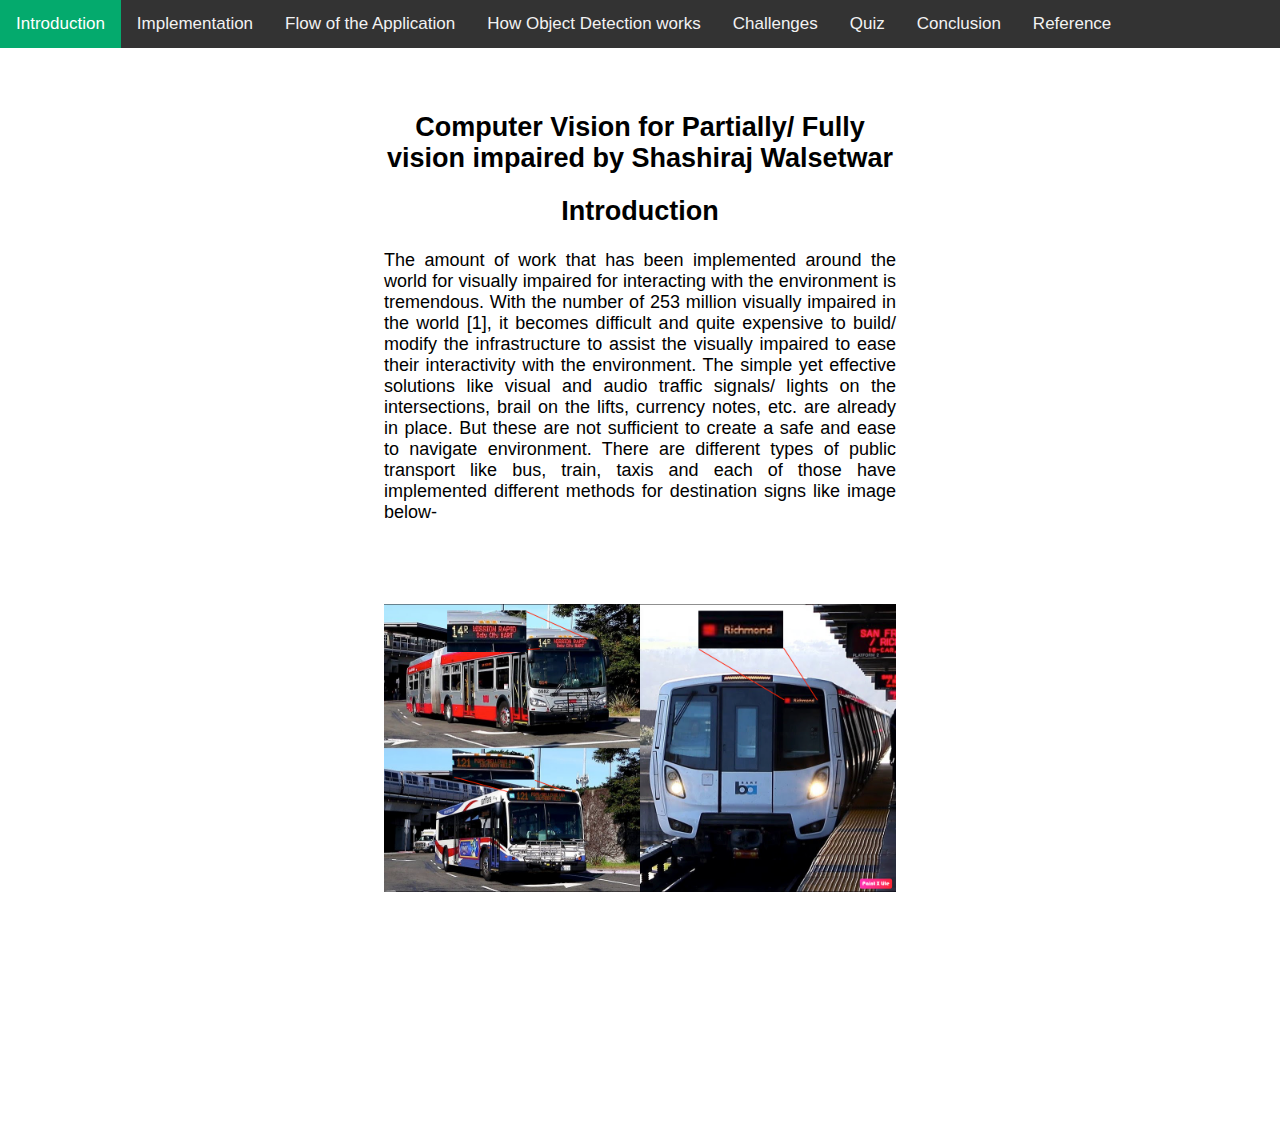
<file: index.html>
<html>
  <head>
    <title> </title>
    <link rel="stylesheet" href="main.css" />
  </head>
  <body>
    <div class="topnav">
      <a class="active" href="index.html">Introduction</a>
      <a href="implementation.html">Implementation</a>
      <a href="flow.html">Flow of the Application</a>
      <a href="detection.html">How Object Detection works</a>
      <a href="challenges.html">Challenges</a>
      <a href="quiz.html">Quiz</a>
      <a href="conclusion.html">Conclusion</a>
      <a href="reference.html">Reference</a>
    </div>
    <div id="main_body">
      <h2 id="heading">
        Computer Vision for Partially/ Fully vision impaired by Shashiraj
        Walsetwar
      </h2>
      <h2 id="heading">Introduction</h2>
      The amount of work that has been implemented around the world for visually
      impaired for interacting with the environment is tremendous. With the
      number of 253 million visually impaired in the world [1], it becomes
      difficult and quite expensive to build/ modify the infrastructure to
      assist the visually impaired to ease their interactivity with the
      environment. The simple yet effective solutions like visual and audio
      traffic signals/ lights on the intersections, brail on the lifts, currency
      notes, etc. are already in place. But these are not sufficient to create a
      safe and ease to navigate environment. There are different types of public
      transport like bus, train, taxis and each of those have implemented
      different methods for destination signs like image below-

      <img
        src="Public Transport1.png"
        alt="Public Transport"
        style="height: 50%; width: 100%; object-fit: contain"
      />
      <br /><br />
    </div>
  </body>
</html>
</file>
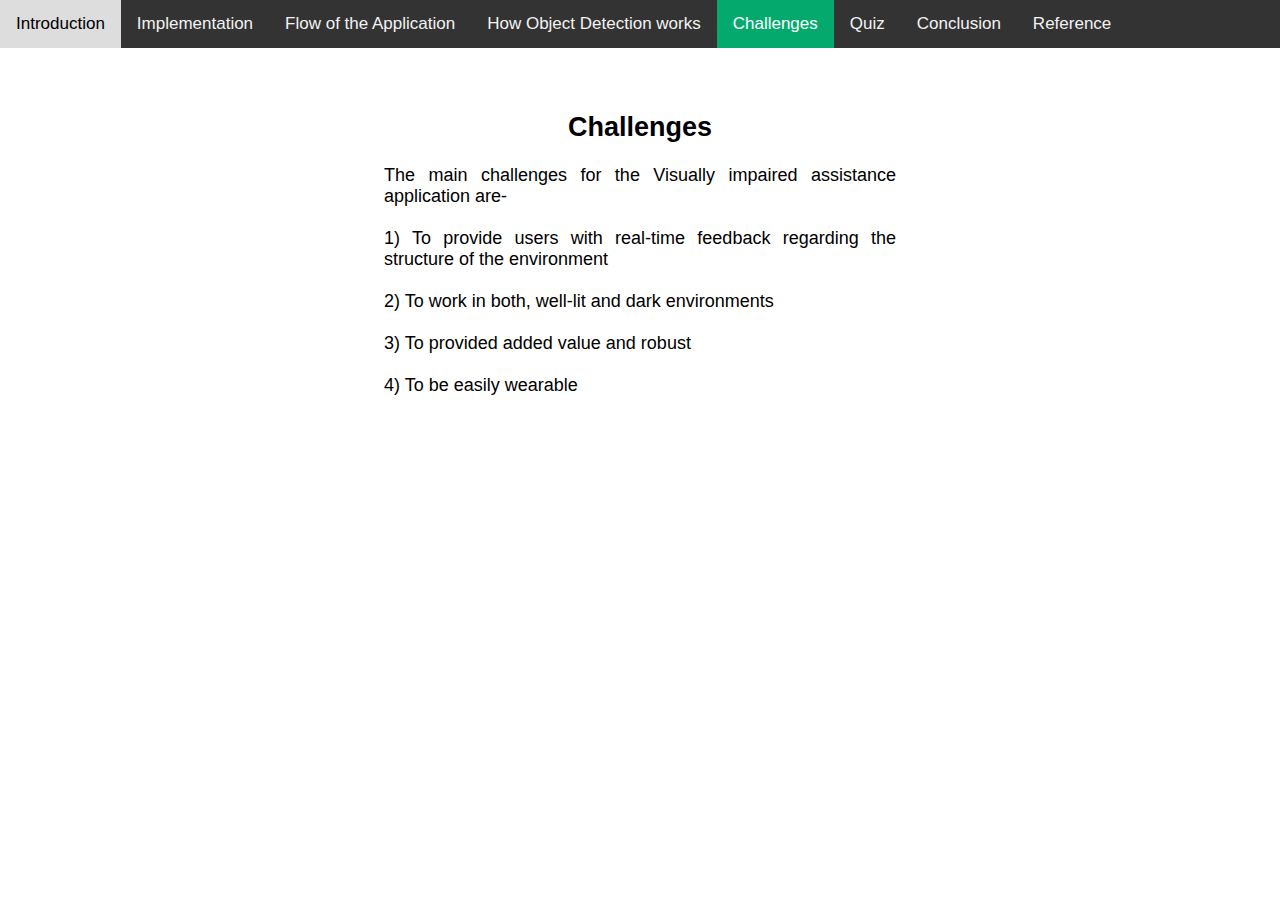
<file: challenges.html>
<html>
  <head>
    <title> </title>
    <link rel="stylesheet" href="main.css" />
  </head>
  <body>
    <div class="topnav">
      <a href="index.html">Introduction</a>
      <a href="implementation.html">Implementation</a>
      <a href="flow.html">Flow of the Application</a>
      <a href="detection.html">How Object Detection works</a>
      <a class="active" href="challenges.html">Challenges</a>
      <a href="quiz.html">Quiz</a>
      <a href="conclusion.html">Conclusion</a>
      <a href="reference.html">Reference</a>
    </div>
    <div id="main_body">
      <h2 id="heading">Challenges</h2>
      The main challenges for the Visually impaired assistance application
      are-<br /><br />
      1) To provide users with real-time feedback regarding the structure of the
      environment<br /><br />
      2) To work in both, well-lit and dark environments<br /><br />
      3) To provided added value and robust <br /><br />4) To be easily wearable
    </div>
  </body>
</html>
</file>
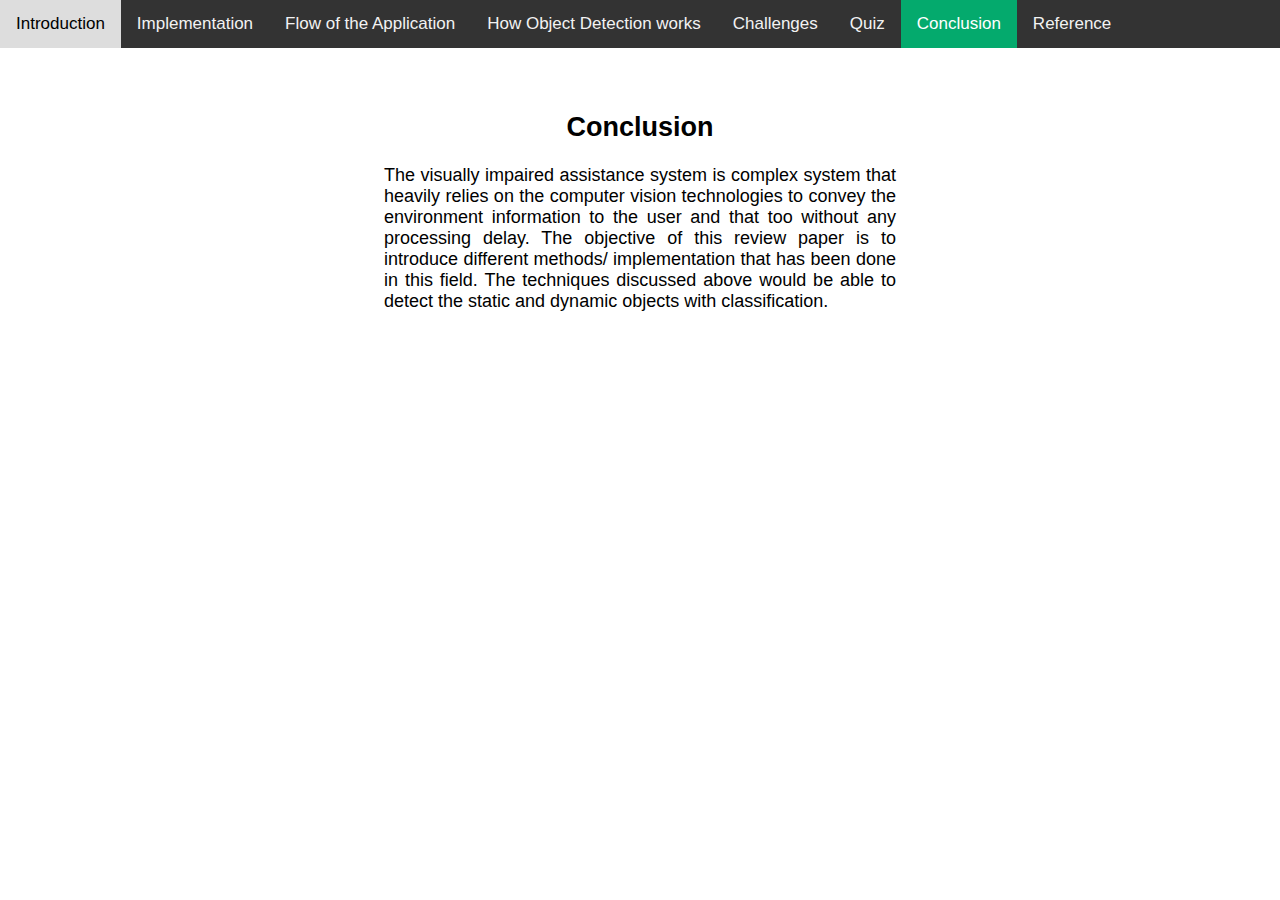
<file: conclusion.html>
<html>
  <head>
    <title> </title>
    <link rel="stylesheet" href="main.css" />
  </head>
  <body>
    <div class="topnav">
      <a href="index.html">Introduction</a>
      <a href="implementation.html">Implementation</a>
      <a href="flow.html">Flow of the Application</a>
      <a href="detection.html">How Object Detection works</a>
      <a href="challenges.html">Challenges</a>
      <a href="quiz.html">Quiz</a>
      <a class="active" href="conclusion.html">Conclusion</a>
      <a href="reference.html">Reference</a>
    </div>
    <div id="main_body">
      <h2 id="heading">Conclusion</h2>
      The visually impaired assistance system is complex system that heavily
      relies on the computer vision technologies to convey the environment
      information to the user and that too without any processing delay. The
      objective of this review paper is to introduce different methods/
      implementation that has been done in this field. The techniques discussed
      above would be able to detect the static and dynamic objects with
      classification.
    </div>
  </body>
</html>
</file>
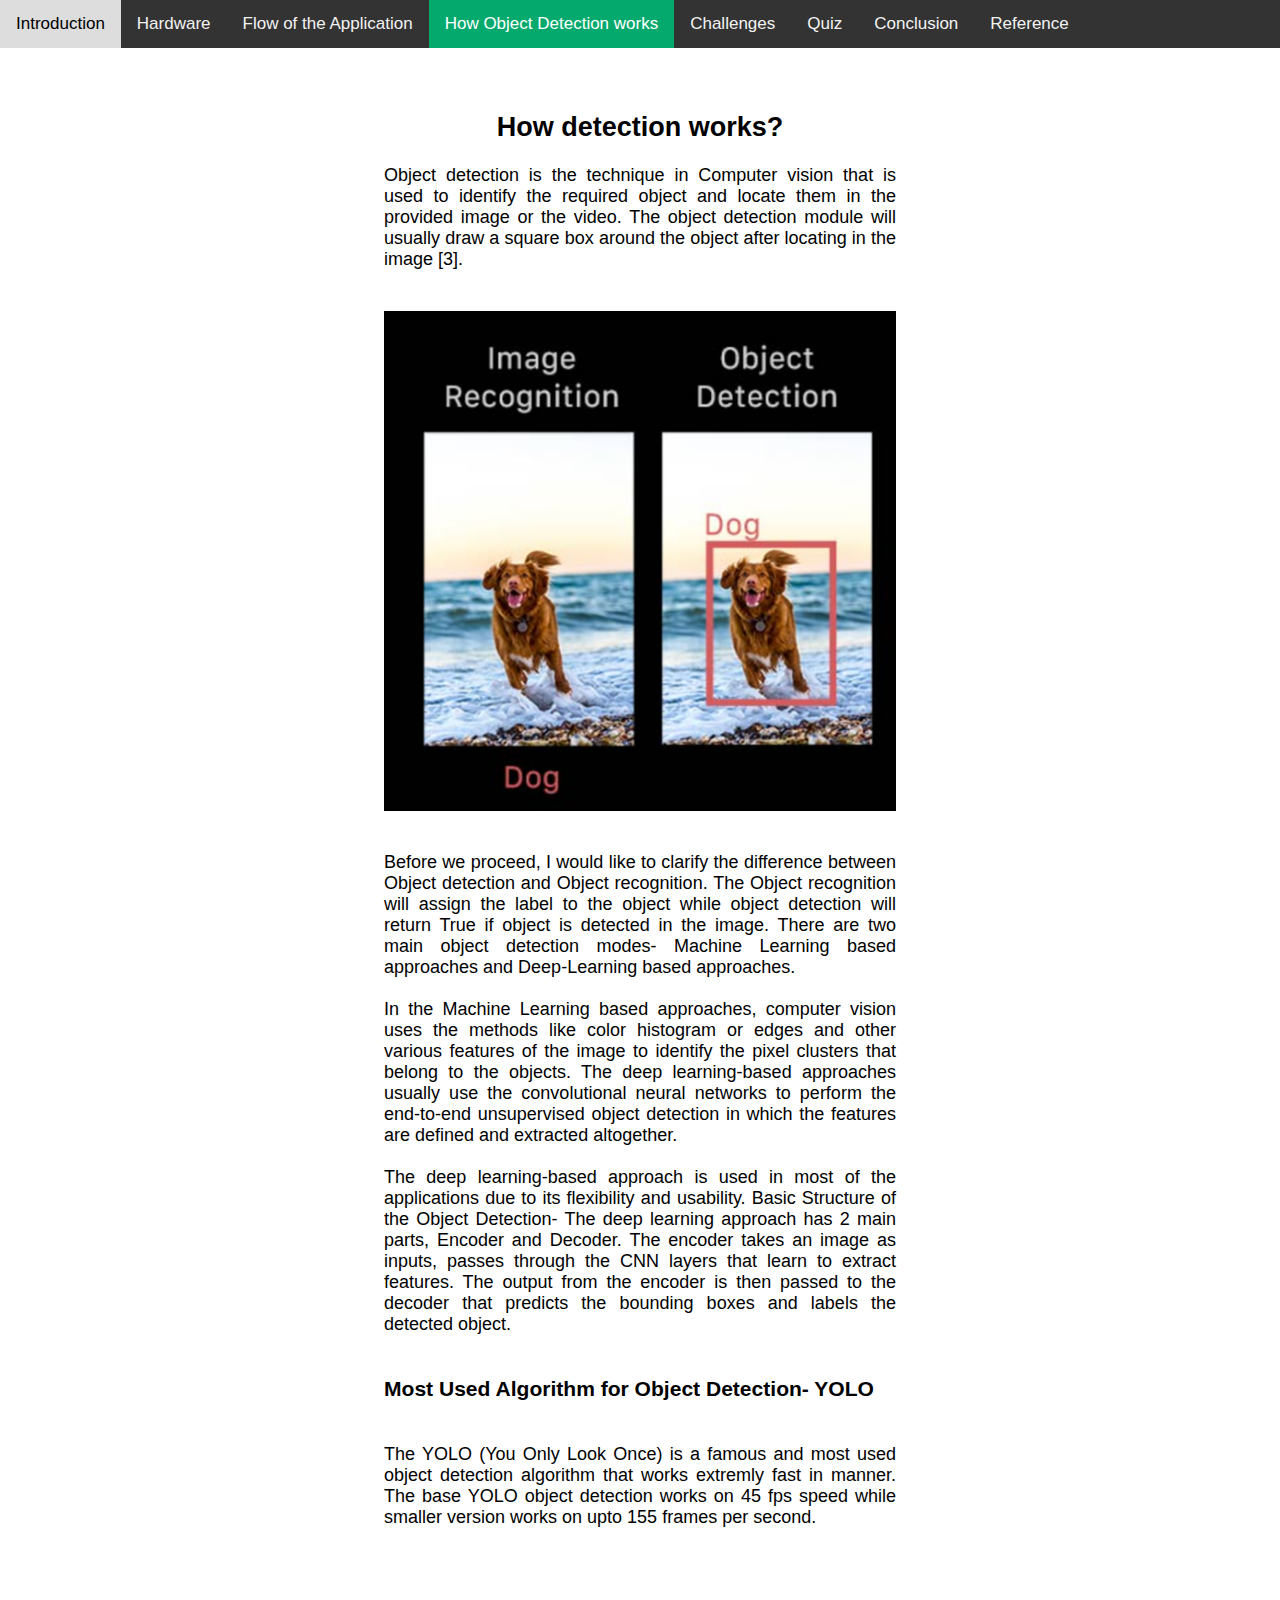
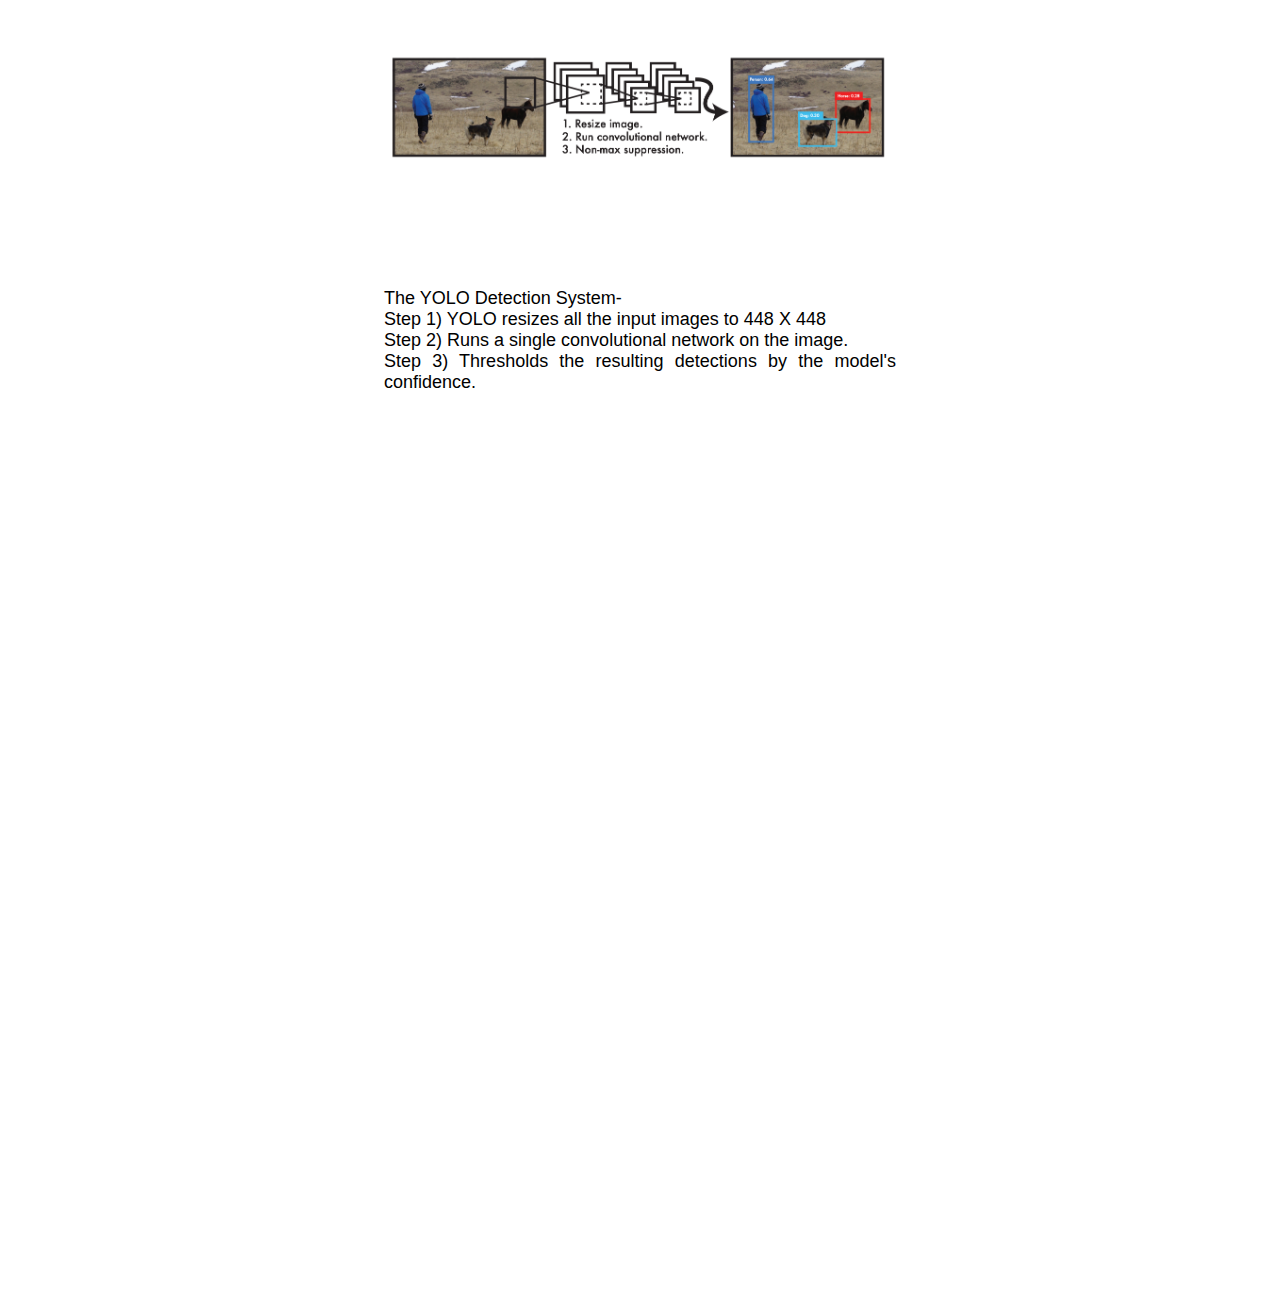
<file: detection.html>
<html>
  <head>
    <title> </title>
    <link rel="stylesheet" href="main.css" />
  </head>
  <body>
    <div class="topnav">
      <a href="index.html">Introduction</a>
      <a href="implementation.html">Hardware</a>
      <a href="flow.html">Flow of the Application</a>
      <a class="active" href="detection.html">How Object Detection works</a>
      <a href="challenges.html">Challenges</a>
      <a href="quiz.html">Quiz</a>
      <a href="conclusion.html">Conclusion</a>
      <a href="reference.html">Reference</a>
    </div>
    <div id="main_body">
      <h2 id="heading">How detection works?</h2>
      Object detection is the technique in Computer vision that is used to
      identify the required object and locate them in the provided image or the
      video. The object detection module will usually draw a square box around
      the object after locating in the image [3]. <br /><br />
      <img
        src="dog.png"
        alt="Public Transport"
        style="height: 60%; width: 100%; object-fit: contain"
      />
      <br /><br />
      Before we proceed, I would like to clarify the difference between Object
      detection and Object recognition. The Object recognition will assign the
      label to the object while object detection will return True if object is
      detected in the image. There are two main object detection modes- Machine
      Learning based approaches and Deep-Learning based approaches.
      <br /><br />In the Machine Learning based approaches, computer vision uses
      the methods like color histogram or edges and other various features of
      the image to identify the pixel clusters that belong to the objects. The
      deep learning-based approaches usually use the convolutional neural
      networks to perform the end-to-end unsupervised object detection in which
      the features are defined and extracted altogether. <br /><br />The deep
      learning-based approach is used in most of the applications due to its
      flexibility and usability. Basic Structure of the Object Detection- The
      deep learning approach has 2 main parts, Encoder and Decoder. The encoder
      takes an image as inputs, passes through the CNN layers that learn to
      extract features. The output from the encoder is then passed to the
      decoder that predicts the bounding boxes and labels the detected
      object.<br /><br />

      <h3>Most Used Algorithm for Object Detection- YOLO</h3>
      <br />
      The YOLO (You Only Look Once) is a famous and most used object detection
      algorithm that works extremly fast in manner. The base YOLO object
      detection works on 45 fps speed while smaller version works on upto 155
      frames per second.

      <br />
      <img
        src="YOLO.png"
        alt="Public Transport"
        style="height: 40%; width: 100%; object-fit: contain"
      />

      <br />

      The YOLO Detection System- <br />
      Step 1) YOLO resizes all the input images to 448 X 448<br />
      Step 2) Runs a single convolutional network on the image.<br />
      Step 3) Thresholds the resulting detections by the model's confidence.<br />

      <iframe
        width="950"
        height="534"
        src="https://www.youtube.com/embed/z9mvfjwSE38"
        title="L23/1 Encoder-Decoder"
        frameborder="0"
        allow="accelerometer; autoplay; clipboard-write; encrypted-media; gyroscope; picture-in-picture"
        allowfullscreen
        style="height: 100%; width: 100%; object-fit: contain"
      ></iframe>
    </div>
  </body>
</html>
</file>
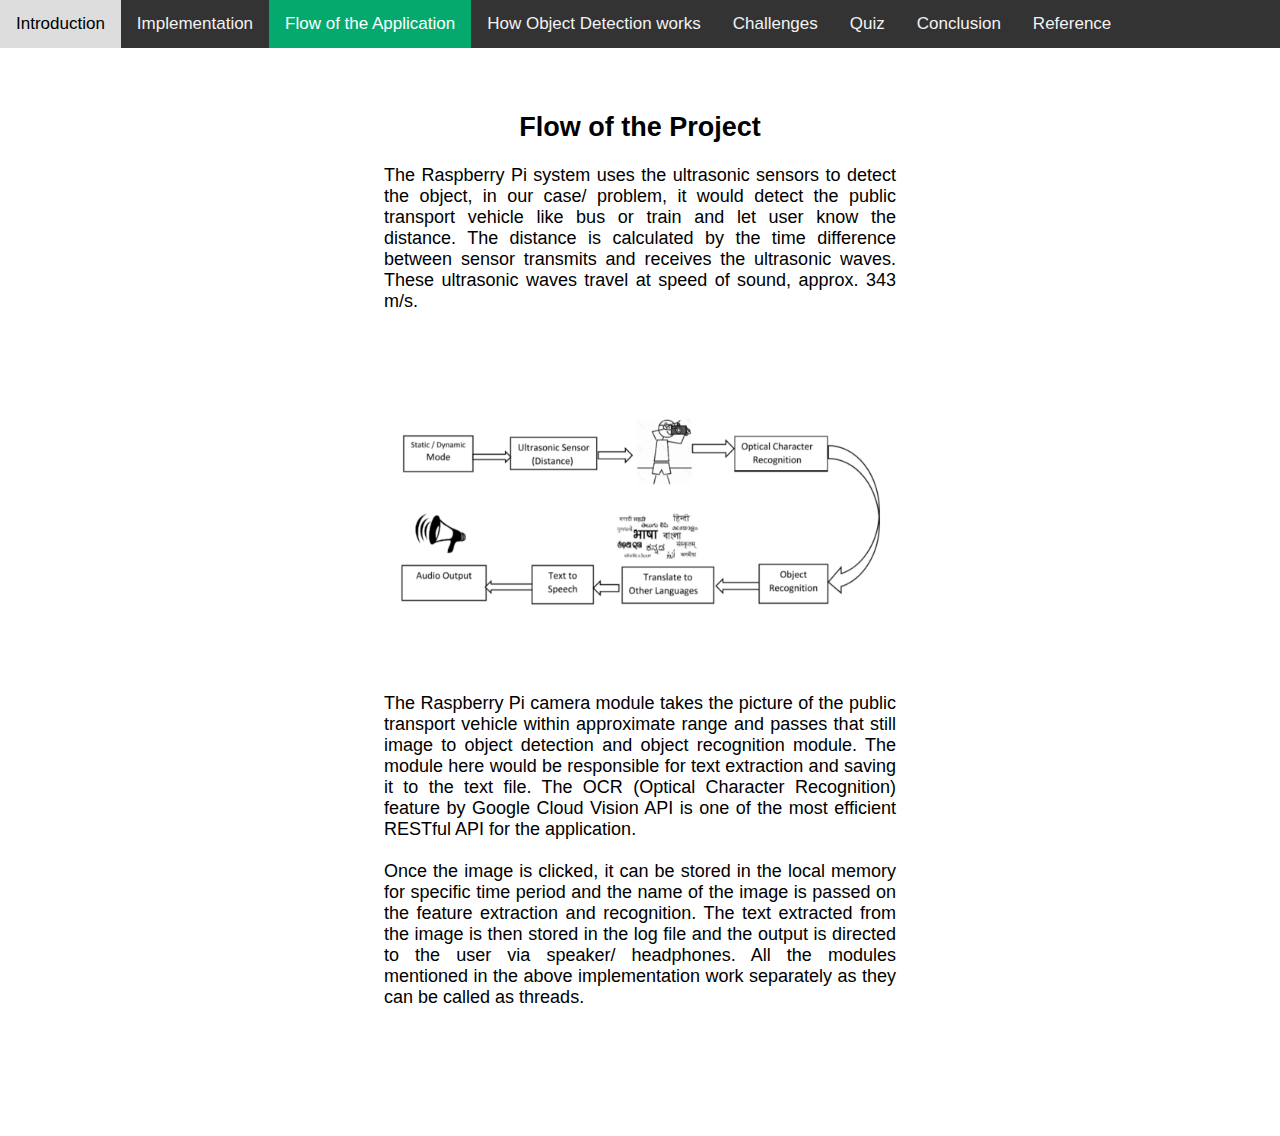
<file: flow.html>
<html>
  <head>
    <title> </title>
    <link rel="stylesheet" href="main.css" />
  </head>
  <body>
    <div class="topnav">
      <a href="index.html">Introduction</a>
      <a href="implementation.html">Implementation</a>
      <a class="active" href="flow.html">Flow of the Application</a>
      <a href="detection.html">How Object Detection works</a>
      <a href="challenges.html">Challenges</a>
      <a href="quiz.html">Quiz</a>
      <a href="conclusion.html">Conclusion</a>
      <a href="reference.html">Reference</a>
    </div>
    <div id="main_body">
      <h2 id="heading">Flow of the Project</h2>
      The Raspberry Pi system uses the ultrasonic sensors to detect the object,
      in our case/ problem, it would detect the public transport vehicle like
      bus or train and let user know the distance. The distance is calculated by
      the time difference between sensor transmits and receives the ultrasonic
      waves. These ultrasonic waves travel at speed of sound, approx. 343
      m/s.<br /><br />

      <img
        src="flow.png"
        alt="Public Transport"
        style="height: 40%; width: 100%; object-fit: contain"
      />

      The Raspberry Pi camera module takes the picture of the public transport
      vehicle within approximate range and passes that still image to object
      detection and object recognition module. The module here would be
      responsible for text extraction and saving it to the text file. The OCR
      (Optical Character Recognition) feature by Google Cloud Vision API is one
      of the most efficient RESTful API for the application. <br /><br />Once
      the image is clicked, it can be stored in the local memory for specific
      time period and the name of the image is passed on the feature extraction
      and recognition. The text extracted from the image is then stored in the
      log file and the output is directed to the user via speaker/ headphones.
      All the modules mentioned in the above implementation work separately as
      they can be called as threads.
    </div>
  </body>
</html>
</file>
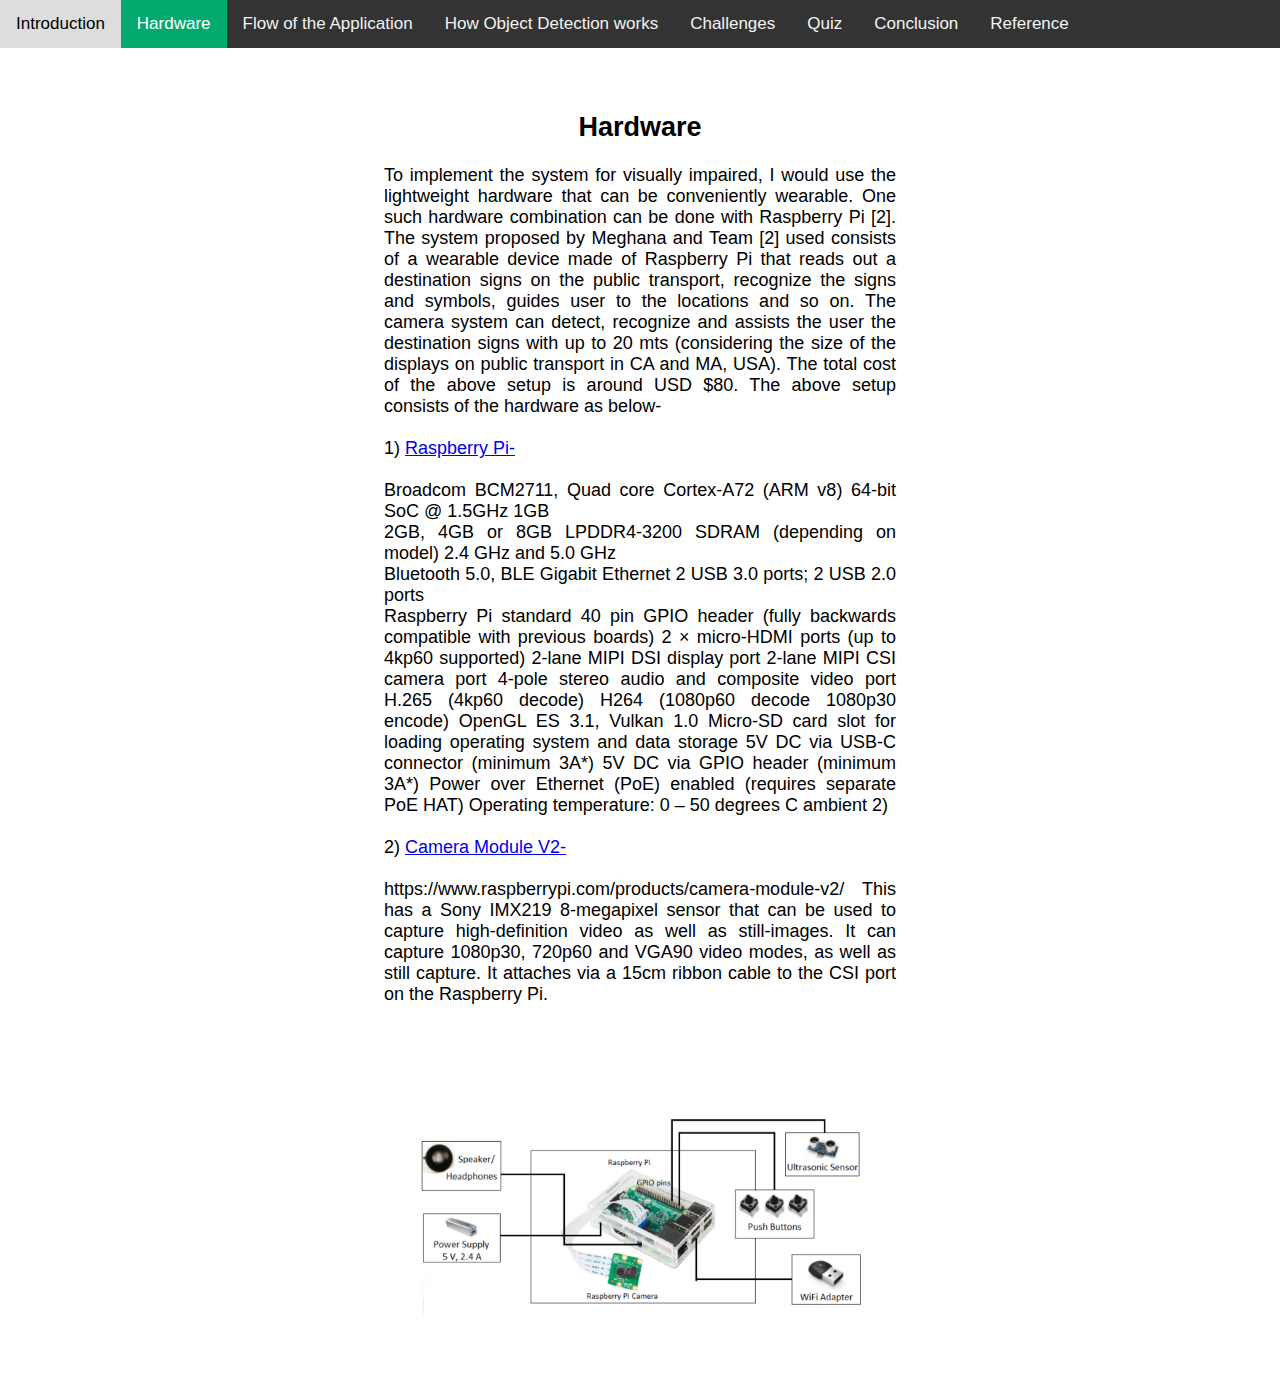
<file: implementation.html>
<html>
  <head>
    <title> </title>
    <link rel="stylesheet" href="main.css" />
  </head>
  <body>
    <div class="topnav">
      <a href="index.html">Introduction</a>
      <a class="active" href="implementation.html">Hardware</a>
      <a href="flow.html">Flow of the Application</a>
      <a href="detection.html">How Object Detection works</a>
      <a href="challenges.html">Challenges</a>
      <a href="quiz.html">Quiz</a>
      <a href="conclusion.html">Conclusion</a>
      <a href="reference.html">Reference</a>
    </div>
    <div id="main_body">
      <h2 id="heading">Hardware</h2>
      To implement the system for visually impaired, I would use the lightweight
      hardware that can be conveniently wearable. One such hardware combination
      can be done with Raspberry Pi [2]. The system proposed by Meghana and Team
      [2] used consists of a wearable device made of Raspberry Pi that reads out
      a destination signs on the public transport, recognize the signs and
      symbols, guides user to the locations and so on. The camera system can
      detect, recognize and assists the user the destination signs with up to 20
      mts (considering the size of the displays on public transport in CA and
      MA, USA). The total cost of the above setup is around USD $80. The above
      setup consists of the hardware as below-<br />
      <br />1)
      <a href="https://www.raspberrypi.com/products/raspberry-pi-4-model-b/"
        >Raspberry Pi-</a
      ><br /><br />
      Broadcom BCM2711, Quad core Cortex-A72 (ARM v8) 64-bit SoC @ 1.5GHz 1GB<br />
      2GB, 4GB or 8GB LPDDR4-3200 SDRAM (depending on model) 2.4 GHz and 5.0 GHz
      <br />Bluetooth 5.0, BLE Gigabit Ethernet 2 USB 3.0 ports; 2 USB 2.0
      ports<br />
      Raspberry Pi standard 40 pin GPIO header (fully backwards compatible with
      previous boards) 2 × micro-HDMI ports (up to 4kp60 supported) 2-lane MIPI
      DSI display port 2-lane MIPI CSI camera port 4-pole stereo audio and
      composite video port H.265 (4kp60 decode) H264 (1080p60 decode 1080p30
      encode) OpenGL ES 3.1, Vulkan 1.0 Micro-SD card slot for loading operating
      system and data storage 5V DC via USB-C connector (minimum 3A*) 5V DC via
      GPIO header (minimum 3A*) Power over Ethernet (PoE) enabled (requires
      separate PoE HAT) Operating temperature: 0 – 50 degrees C ambient 2)<br /><br />
      2)
      <a href="https://www.raspberrypi.com/products/camera-module-v2/"
        >Camera Module V2-</a
      ><br />
      <br />
      https://www.raspberrypi.com/products/camera-module-v2/ This has a Sony
      IMX219 8-megapixel sensor that can be used to capture high-definition
      video as well as still-images. It can capture 1080p30, 720p60 and VGA90
      video modes, as well as still capture. It attaches via a 15cm ribbon cable
      to the CSI port on the Raspberry Pi.<br />
      <br />
      <img
        src="Raspberry Pi Setup.png"
        alt="Public Transport"
        style="height: 40%; width: 100%; object-fit: contain"
      />
    </div>
  </body>
</html>
</file>
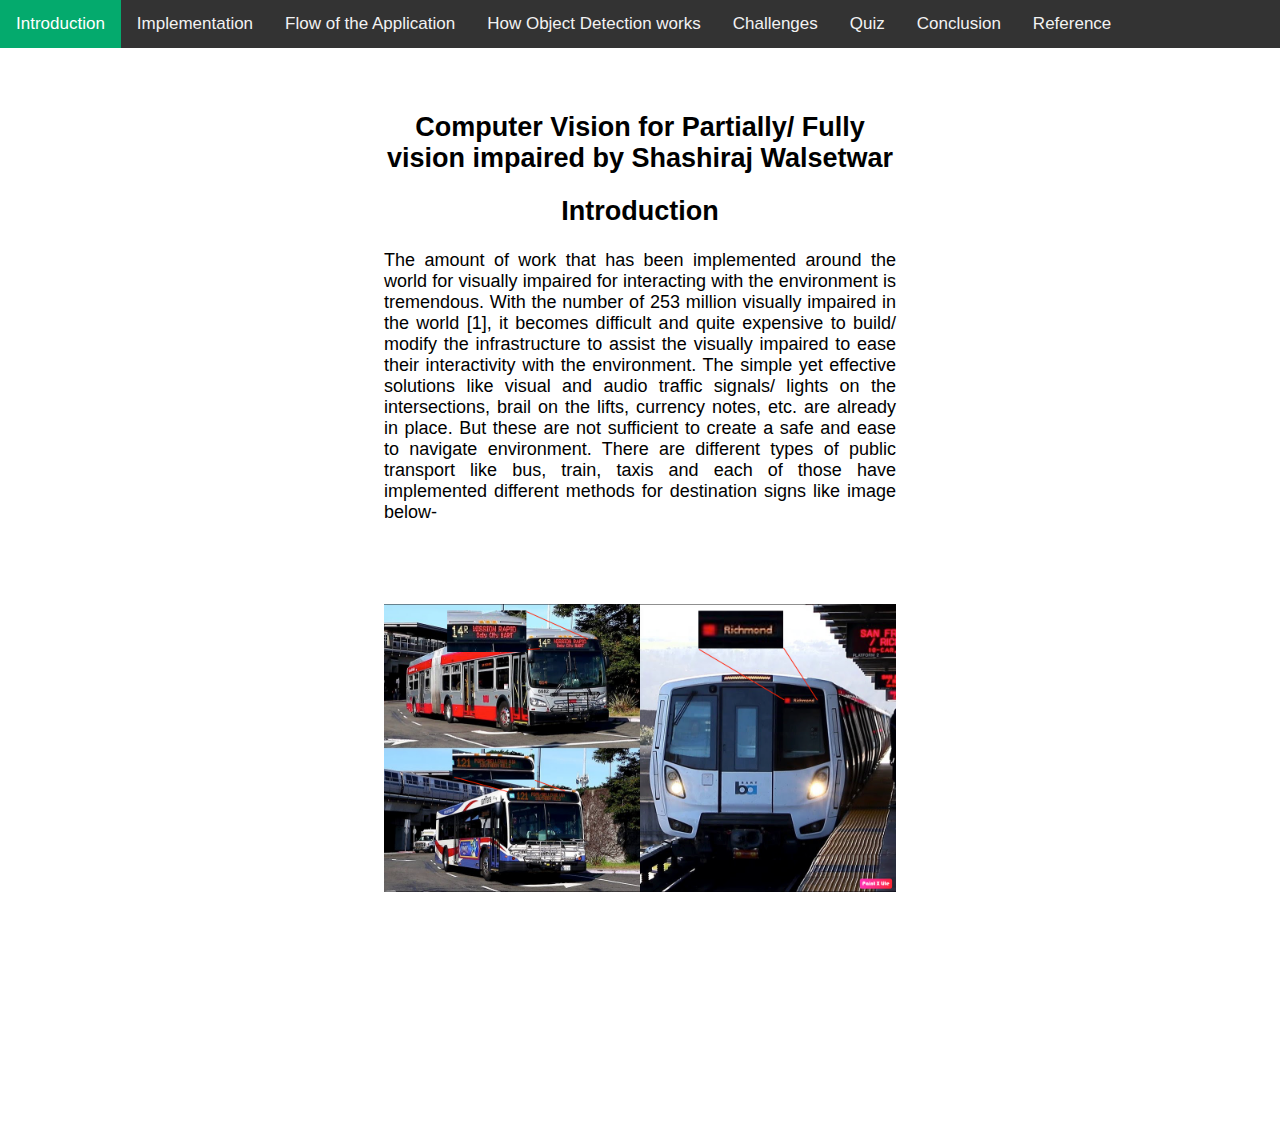
<file: main.html>
<html>
  <head>
    <title> </title>
    <link rel="stylesheet" href="main.css" />
  </head>
  <body>
    <div class="topnav">
      <a class="active" href="main.html">Introduction</a>
      <a href="implementation.html">Implementation</a>
      <a href="flow.html">Flow of the Application</a>
      <a href="detection.html">How Object Detection works</a>
      <a href="challenges.html">Challenges</a>
      <a href="quiz.html">Quiz</a>
      <a href="conclusion.html">Conclusion</a>
      <a href="reference.html">Reference</a>
    </div>
    <div id="main_body">
      <h2 id="heading">
        Computer Vision for Partially/ Fully vision impaired by Shashiraj
        Walsetwar
      </h2>
      <h2 id="heading">Introduction</h2>
      The amount of work that has been implemented around the world for visually
      impaired for interacting with the environment is tremendous. With the
      number of 253 million visually impaired in the world [1], it becomes
      difficult and quite expensive to build/ modify the infrastructure to
      assist the visually impaired to ease their interactivity with the
      environment. The simple yet effective solutions like visual and audio
      traffic signals/ lights on the intersections, brail on the lifts, currency
      notes, etc. are already in place. But these are not sufficient to create a
      safe and ease to navigate environment. There are different types of public
      transport like bus, train, taxis and each of those have implemented
      different methods for destination signs like image below-

      <img
        src="Public Transport1.png"
        alt="Public Transport"
        style="height: 50%; width: 100%; object-fit: contain"
      />
      <br /><br />
    </div>
  </body>
</html>
</file>
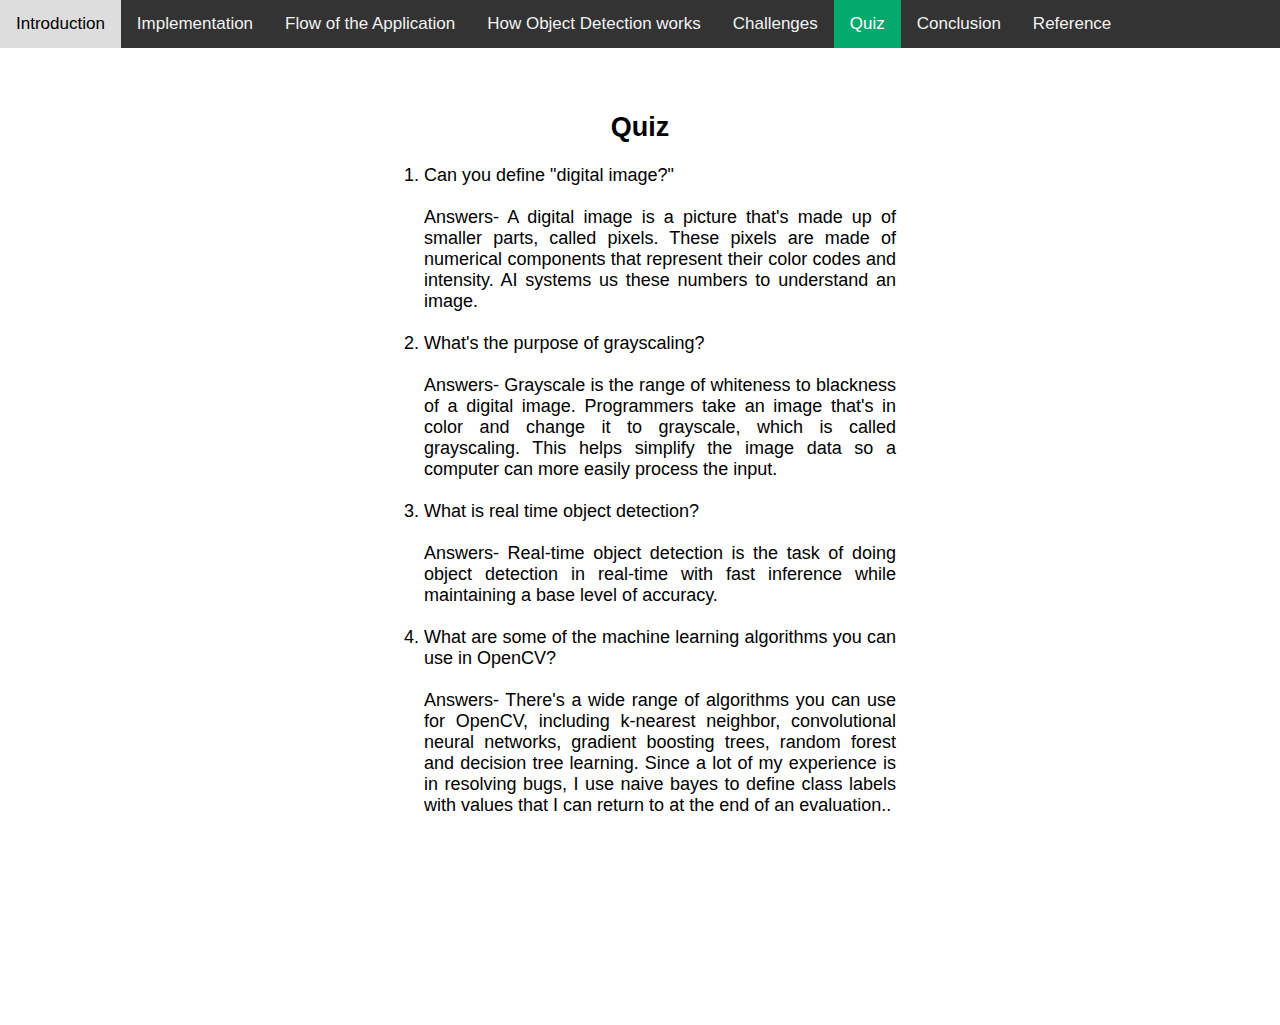
<file: quiz.html>
<html>
  <head>
    <title> </title>
    <link rel="stylesheet" href="main.css" />
  </head>
  <body>
    <div class="topnav">
      <a href="index.html">Introduction</a>
      <a href="implementation.html">Implementation</a>
      <a href="flow.html">Flow of the Application</a>
      <a href="detection.html">How Object Detection works</a>
      <a href="challenges.html">Challenges</a>
      <a class="active" href="quiz.html">Quiz</a>
      <a href="conclusion.html">Conclusion</a>
      <a href="reference.html">Reference</a>
    </div>
    <div id="main_body">
      <h2 id="heading">Quiz</h2>
      <ol>
        <li>Can you define "digital image?"</li>
        <br />Answers- A digital image is a picture that's made up of smaller
        parts, called pixels. These pixels are made of numerical components that
        represent their color codes and intensity. AI systems us these numbers
        to understand an image.<br /><br />

        <li>What's the purpose of grayscaling?</li>
        <br />Answers- Grayscale is the range of whiteness to blackness of a
        digital image. Programmers take an image that's in color and change it
        to grayscale, which is called grayscaling. This helps simplify the image
        data so a computer can more easily process the input.<br /><br />

        <li>What is real time object detection?</li>
        <br />Answers- Real-time object detection is the task of doing object
        detection in real-time with fast inference while maintaining a base
        level of accuracy.<br /><br />

        <li>
          What are some of the machine learning algorithms you can use in
          OpenCV?
        </li>
        <br />Answers- There's a wide range of algorithms you can use for
        OpenCV, including k-nearest neighbor, convolutional neural networks,
        gradient boosting trees, random forest and decision tree learning. Since
        a lot of my experience is in resolving bugs, I use naive bayes to define
        class labels with values that I can return to at the end of an
        evaluation..<br /><br />
      </ol>

      <br /><br />
    </div>
  </body>
</html>
</file>
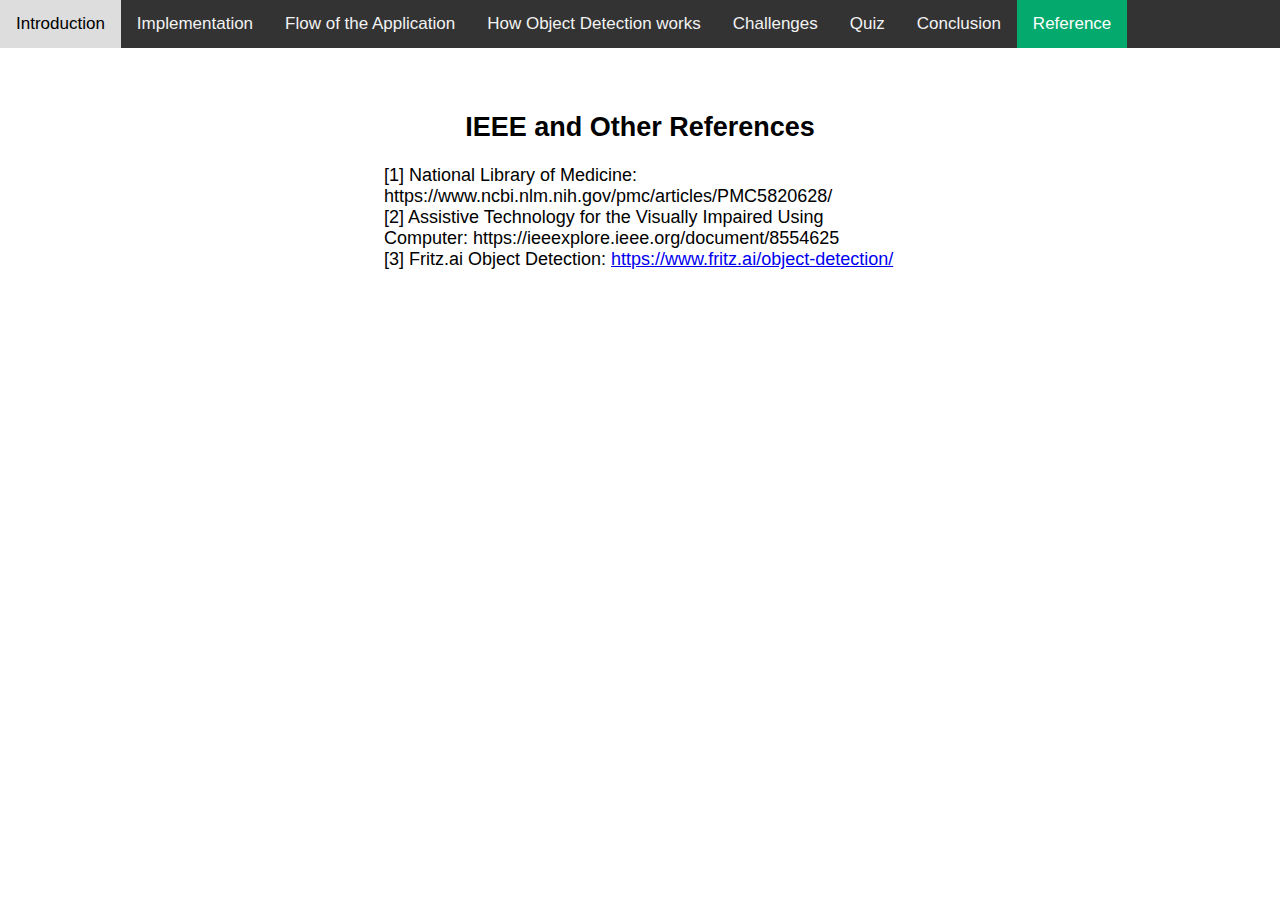
<file: reference.html>
<html>
  <head>
    <title> </title>
    <link rel="stylesheet" href="main.css" />
  </head>
  <body>
    <div class="topnav">
      <a href="index.html">Introduction</a>
      <a href="implementation.html">Implementation</a>
      <a href="flow.html">Flow of the Application</a>
      <a href="detection.html">How Object Detection works</a>
      <a href="challenges.html">Challenges</a>
      <a href="quiz.html">Quiz</a>
      <a href="conclusion.html">Conclusion</a>
      <a class="active" href="reference.html">Reference</a>
    </div>
    <div id="main_body1">
      <h2 id="heading">IEEE and Other References</h2>
      [1] National Library of Medicine:
      https://www.ncbi.nlm.nih.gov/pmc/articles/PMC5820628/ <br />[2] Assistive
      Technology for the Visually Impaired Using Computer:
      https://ieeexplore.ieee.org/document/8554625 <br />[3] Fritz.ai Object
      Detection:
      <a
        href="
      https://www.fritz.ai/object-detection/#:~:text=Object%20detection%20is%20a%20computer%20vision%20technique%20that%20works%20to,move%20through)%20a%20given%20scene."
        >https://www.fritz.ai/object-detection/</a
      >
    </div>
  </body>
</html>
</file>
<file: main.css>
body {
  margin: 0;
  font-family: Arial, Helvetica, sans-serif;
}

.topnav {
  overflow: hidden;
  background-color: #333;
}

.topnav a {
  float: left;
  color: #f2f2f2;
  text-align: center;
  padding: 14px 16px;
  text-decoration: none;
  font-size: 17px;
}

.topnav a:hover {
  background-color: #ddd;
  color: black;
}

.topnav a.active {
  background-color: #04aa6d;
  color: white;
}

#main_body {
  margin-left: 30%;
  margin-right: 30%;
  margin-top: 5%;
  margin-bottom: 10%;
  text-align: justify;
  text-justify: inter-word;
  font-family: "Raleway", Arial, sans-serif;
  font-size: 18px;
  max-width: 100%;
  max-height: 100%;
}

#main_body1 {
  margin-left: 30%;
  margin-right: 30%;
  margin-top: 5%;
  margin-bottom: 10%;
  font-family: "Raleway", Arial, sans-serif;
  font-size: 18px;
  max-width: 100%;
  max-height: 100%;
}

#heading {
  text-align: center;
}
</file>
